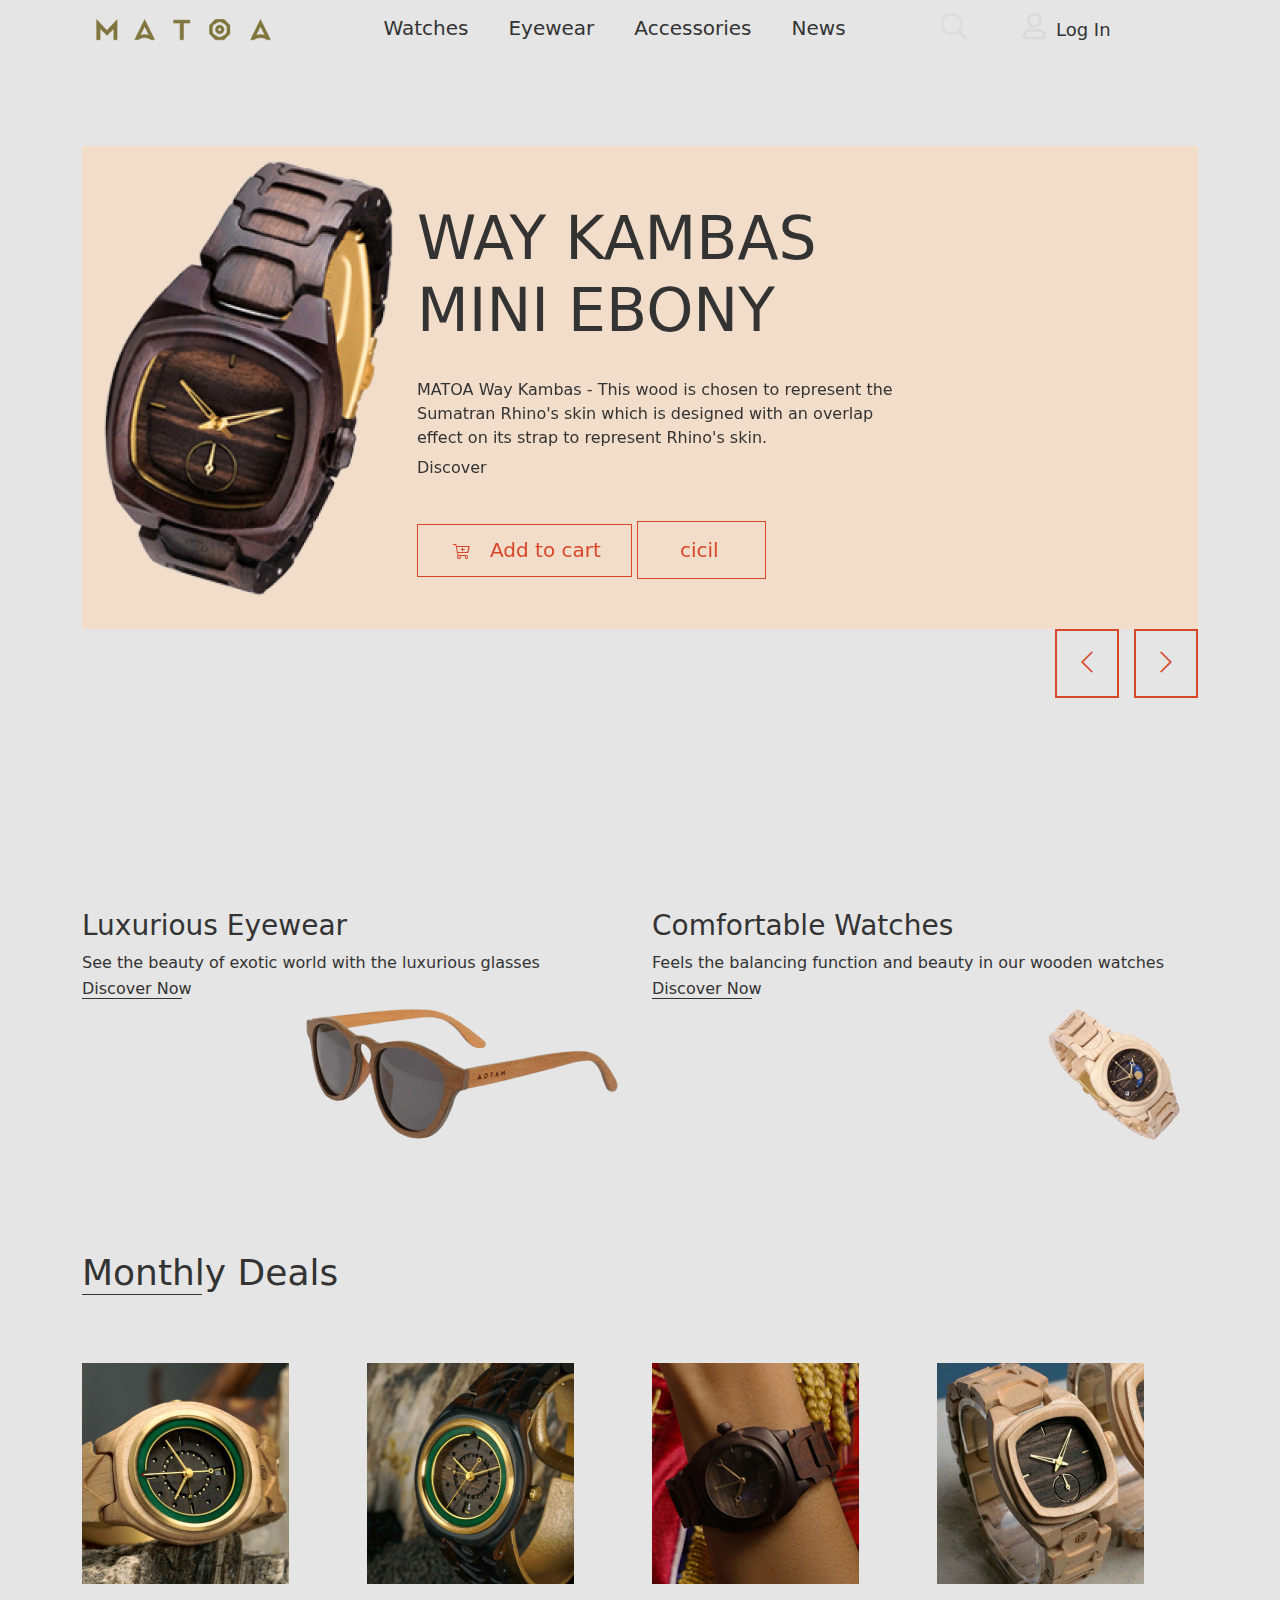
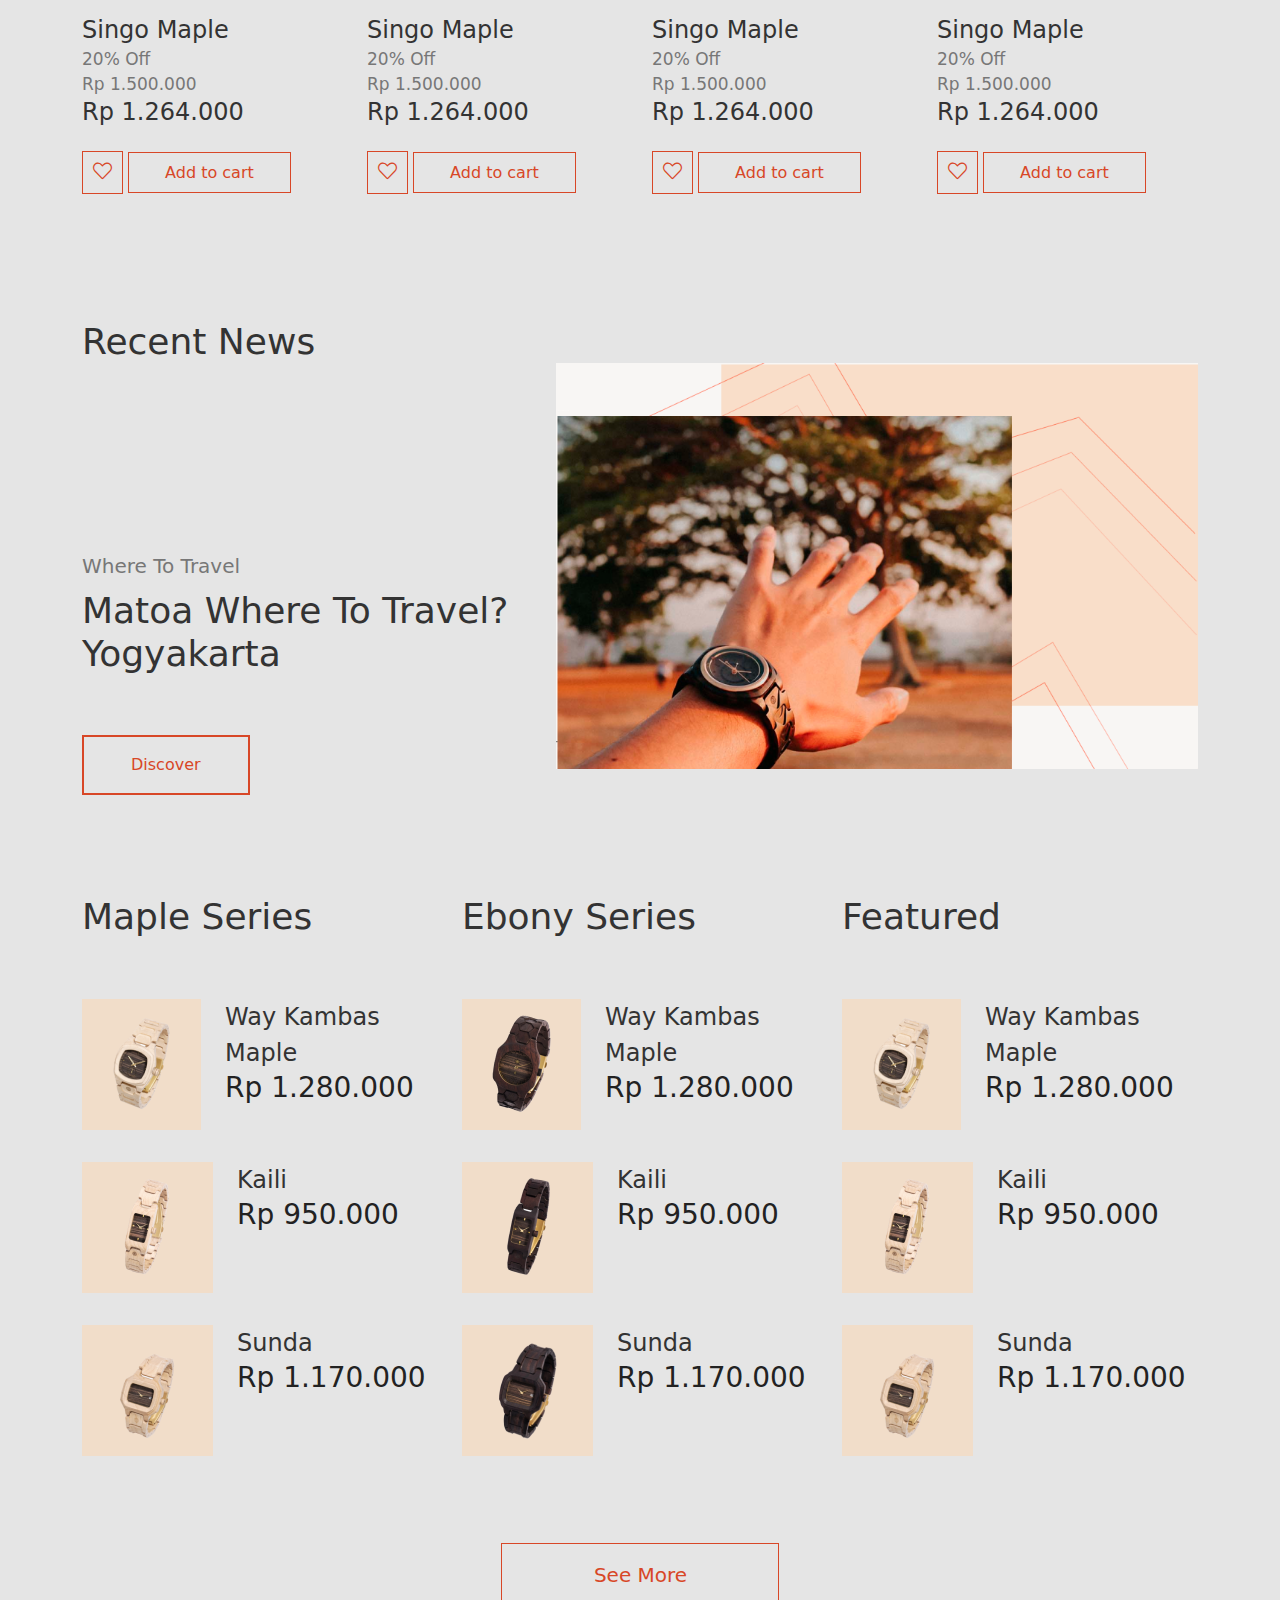
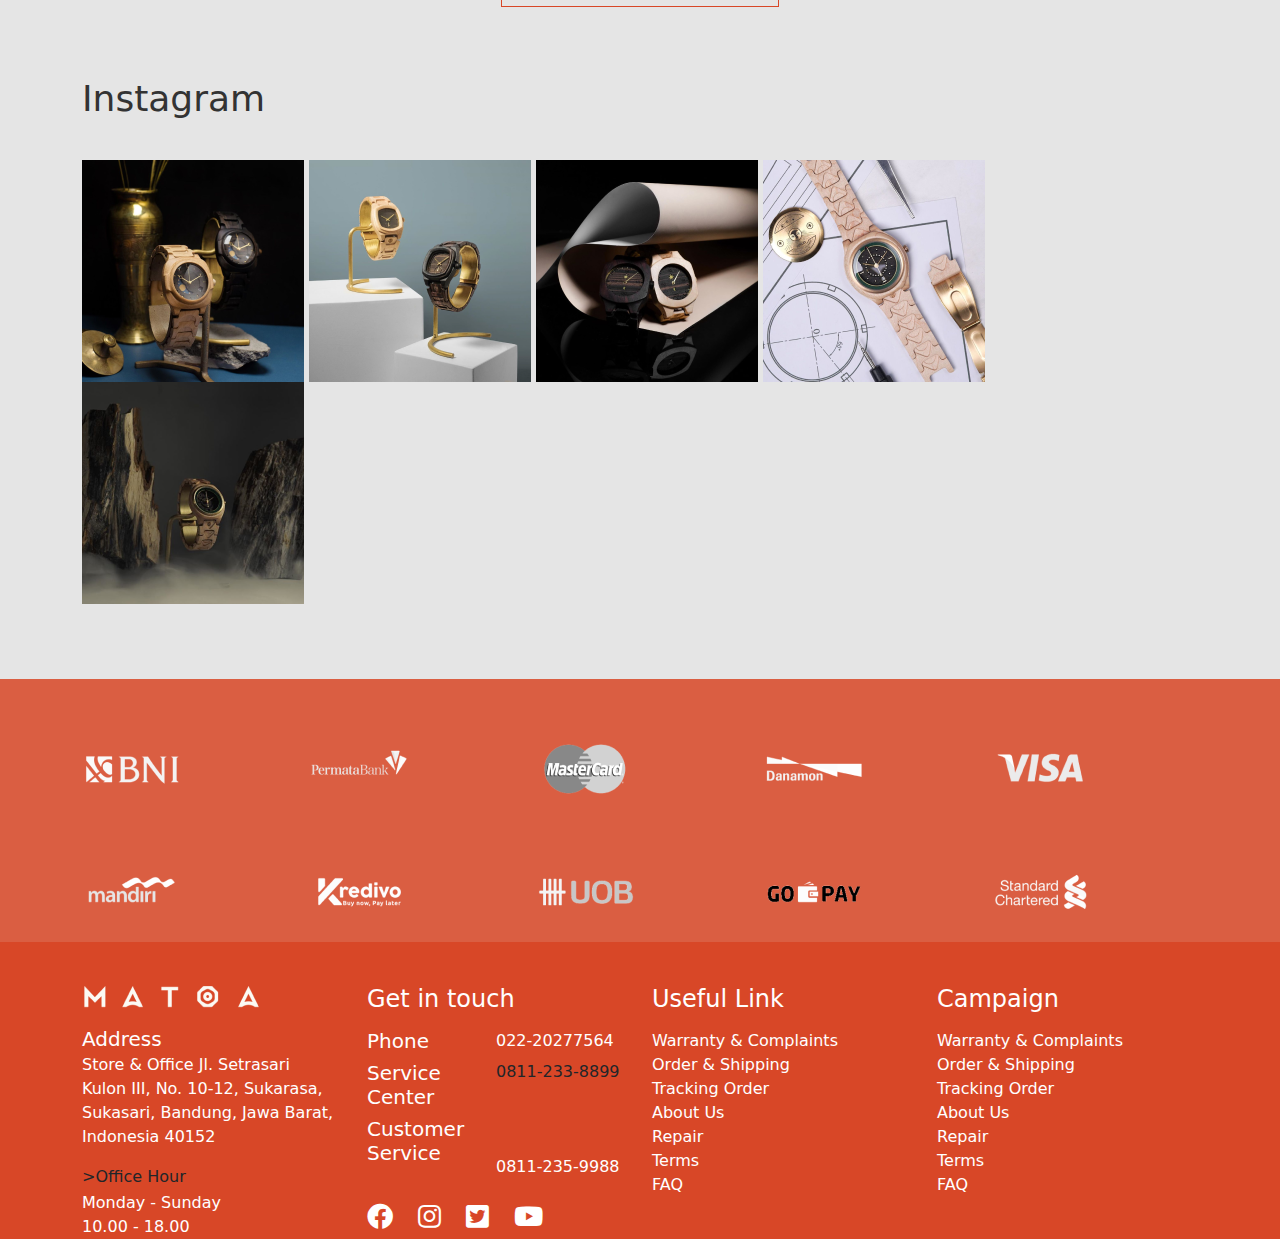
<file: index.html>
<!DOCTYPE html>
<html lang="en">
<head>
    <meta charset="UTF-8">
    <meta name="viewport" content="width=device-width, initial-scale=1.0">
    <meta http-equiv="X-UA-Compatible" content="ie=edge">
    <title>Document</title>
    <link rel="stylesheet" href="css/bootstrap.css">
    <link rel="stylesheet" href="css/style.css">
    <link rel="stylesheet" href="css/media.css">
    <link rel="stylesheet" href="css/all.min.css">
</head>
<body>
    
    <header class="header">
        <div class="container">
                <nav class="navbar navbar-expand-lg navbar-light ">
                        <div class="container-fluid">
                          <a class="navbar-brand" href="#"><img src="img/logo.png" alt=""></a>
                          <button class="navbar-toggler" type="button" data-bs-toggle="collapse" data-bs-target="#navbarSupportedContent" aria-controls="navbarSupportedContent" aria-expanded="false" aria-label="Toggle navigation">
                                <i class="fas fa-bars"></i>
                          </button>
                          <div class="collapse navbar-collapse header__icon-title" id="navbarSupportedContent">
                            <ul class="navbar-nav mb-2 mb-lg-0">
                              
                              <li class="nav-item">
                                <a class="header__nav-link" href="#">Watches</a>
                              </li>
                              <li class="nav-item">
                                    <a class="header__nav-link" href="#">Eyewear</a>
                                  </li>
                                  <li class="nav-item">
                                        <a class="header__nav-link" href="#">Accessories</a>
                                      </li>
                                      <li class="nav-item">
                                            <a class="header__nav-link" href="#">News</a>
                                          </li>
                                          
                             
                              
                            </ul>
                            <ul class="navbar-nav mb-2 mb-lg-0">
                               <li>
                                              <a class="header__icon-text" href=""><i class="fal fa-search header__icon-icon"></i></a>
                                          </li>
                                          <li>
                                              <a class="header__icon-text" href=""><i class="far fa-user header__icon"></i>Log In</a>
                                          </li> 
                            </ul>
                            
                          </div>
                        </div>
                      </nav>
        </div>
        
    </header>
    
    <section class="slider">
        <div class="container">
                <div id="carouselExampleControls" class="carousel slide" data-bs-ride="carousel">
                        <div class="carousel-inner">
                          <div class="carousel-item active">
                            <div class="row">
                              <div class="col-lg-3 col-md 3 col-sm-12 ">
                                <div class="slider__img-img">
                                     <img class="slider__img" src="img/watch1.png" class="d-block " alt="...">
                                </div>
                             
                                
                              </div>
                            
                              <div class="col-lg-9 col-md-9 col-sm-12 slider__col">
                              <div class="slider__text">
                               <h1 class="slider__text-text">WAY KAMBAS
                              MINI EBONY</h1>
                            <p class="slider__text-title">MATOA Way Kambas - This wood is chosen to represent the Sumatran Rhino's skin which is designed with an overlap effect on its strap to represent Rhino's skin.</p>
                            <h5 class="slider__title">Discover</h5>
                            <a class="slider__text-button" href="index2.html"><i class="fal fa-cart-plus slider__text-icon"></i>Add to cart</a>
                            <button class="slider__title-button">cicil</button>
                          </div>
                       </div>
                       
                       
                     </div>
                              
                          </div>
                          
                          
                          
                          
                          <div class="carousel-item">
                            <div class="row">
                              <div class="col-lg-3">
                                <div class="slider__img-img">
                                     <img class="slider__img" src="img/watch1.png" class="d-block " alt="...">
                                </div>
                             
                                
                              </div>
                            
                              <div class="col-lg-9 slider__col">
                              <div class="slider__text">
                               <h1 class="slider__text-text">WAY KAMBAS
                              MINI EBONY</h1>
                            <p class="slider__text-title">MATOA Way Kambas - This wood is chosen to represent the Sumatran Rhino's skin which is designed with an overlap effect on its strap to represent Rhino's skin.</p>
                            <h5 class="slider__title">Discover</h5>
                            <a class="slider__text-button" href="index2.html"><i class="fal fa-cart-plus slider__text-icon"></i>Add to cart</a>
                            <button class="slider__title-button">cicil</button>
                          </div>
                       </div>
                       
                       
                     </div>
                          </div>
                          <div class="carousel-item">
                              <div class="row">
                                  <div class="col-lg-3">
                                    <div class="slider__img-img">
                                         <img class="slider__img" src="img/watch1.png" class="d-block " alt="...">
                                    </div>
                                 
                                    
                                  </div>
                                
                                  <div class="col-lg-9 slider__col">
                                  <div class="slider__text">
                                   <h1 class="slider__text-text">WAY KAMBAS
                                  MINI EBONY</h1>
                                <p class="slider__text-title">MATOA Way Kambas - This wood is chosen to represent the Sumatran Rhino's skin which is designed with an overlap effect on its strap to represent Rhino's skin.</p>
                                <h5 class="slider__title">Discover</h5>
                                <a class="slider__text-button" href="index2.html"><i class="fal fa-cart-plus slider__text-icon"></i>Add to cart</a>
                                <button class="slider__title-button">cicil</button>
                              </div>
                           </div>
                           
                           
                         </div>
                          </div>
                        </div>
                       
                      </div>
                      
    
             <div class="slider__button">
                          <button class="carousel-control-button slider__button-button" type="button" data-bs-target="#carouselExampleControls" data-bs-slide="prev">
                            <i class="fal fa-chevron-left slider__button-icon"></i>
                          <span class="visually-hidden">Previous</span>
                        </button>
                        <button class="carousel-control-button slider__button-button1" type="button" data-bs-target="#carouselExampleControls" data-bs-slide="next">
                          <i class="fal fa-chevron-right slider__button-icon"></i>
                          <span class="visually-hidden">Next</span>
                        </button>

        </div>          
 </div>
                       

       
        
    </section>
    
    
    <section class="box">
      <div class="container">
        <div class="row">
          
             <div class="col-lg-6">
              <div class="box__section"> 
            <div class="box__text">
              <h1 class="box__text-title">Luxurious Eyewear</h1>
              <p class="box__title">See the beauty of exotic world with the luxurious glasses</p>
              
              <h5 class="box__title-text">Discover Now</h5>
              <div class="box__img">
                <img class="box__img-box" src="img/image 7.png" alt="">
              </div>
              
              
            </div>
          </div>
          
          </div>
          
          <div class="col-lg-6">
            <div class="box__section">
              
            
              <h1 class="box__text-title">Comfortable Watches</h1>
              <p class="box__title">Feels the balancing function and beauty in our wooden watches</p>
              <h5 class="box__title-text">Discover Now</h5>
              <div class="box__img">
                  <img class="box__img-box" src="img/image 8.png" alt="">
                </div>
          </div>
         
        </div>
        </div>
      </div>
    </section>
    
    
    <section class="section">
      <div class="container">
        <h1 class="section__text-title">Monthly Deals</h1>
        <div class="row">
          <div class="col-lg-3 col-md-6 col-sm-6 col-6">
            <div class="section__img">
               <img class="section__img-media" src="img/image 9.png" alt="">
            </div>
           
            <h3 class="section__text">Singo Maple</h3>
             <p class="section__title">20% Off</p>
             <p class="section__title">Rp 1.500.000</p>
            <h5 class="section__text-text">Rp 1.264.000</h5>
            <button class="section__button-icon"><i class="fal fa-heart section__icon"></i></button>
            <button class="section__button-text">Add to cart</button>
           
          </div>
          <div class="col-lg-3 col-md-6 col-sm-6 col-6">
            <div class="section__img">
              <img class="section__img-media"src="img/image 10.png" alt="">
            </div>
              
              <h3 class="section__text">Singo Maple</h3>
               <p class="section__title">20% Off</p>
               <p class="section__title">Rp 1.500.000</p>
              <h5 class="section__text-text">Rp 1.264.000</h5>
              <button class="section__button-icon"><i class="fal fa-heart section__icon"></i></button>
              <button class="section__button-text">Add to cart</button>
             
            </div>
            <div class="col-lg-3 col-md-6 col-sm-6 col-6">
              <div class="section__img">
                <img class="section__img-media" src="img/image 11.png" alt="">
              </div>
                
                <h3 class="section__text">Singo Maple</h3>
                 <p class="section__title">20% Off</p>
                 <p class="section__title">Rp 1.500.000</p>
                <h5 class="section__text-text">Rp 1.264.000</h5>
                <button class="section__button-icon"><i class="fal fa-heart section__icon"></i></button>
                <button class="section__button-text">Add to cart</button>
               
              </div>
              <div class="col-lg-3 col-md-6 col-sm-6 col-6">
                <div class="section__img">
                   <img class="section__img-media" src="img/image 12.png" alt="">
                </div>
                 
                  <h3 class="section__text">Singo Maple</h3>
                   <p class="section__title">20% Off</p>
                   <p class="section__title">Rp 1.500.000</p>
                  <h5 class="section__text-text">Rp 1.264.000</h5>
                  <button class="section__button-icon"><i class="fal fa-heart section__icon"></i></button>
                  <button class="section__button-text">Add to cart</button>
                 
                </div>
        </div>
        
    
        
      </div>
    </section>
    
    <section class="hand">
      <div class="hand__img-box">
        <div class="container">
          <h1 class="hand__text-text">Recent News</h1>
          <div class="hand__first">
            
            <div class="hand__img-style">
                <div class="hand__text">
             <p class="hand__title">Where To Travel</p>
             <h2 class="hand__text-title">Matoa Where To Travel? Yogyakarta</h2>
             <button class="hand__button">Discover</button>
             </div>
                
           
             <div class="dfshgsdhj">
                <img class="hand__img" src="img/Слой 1.png" alt="">
             </div>
               
             </div>
          </div>
         
        </div>
      </div>
    </section>
    
    
    <section class="watch">
      <div class="container">
        <div class="row">
           <div class="col-lg-4 col-md-6 col-sm-12">
            <h1 class="watch__title-box">Maple Series</h1>
              <div class="col-lg-12">
                  <div class="watch__img-box">
                    <div class="watch__img">
                      <img class="watch__img-boost" src="img/image 15.png" alt="">
                    </div>
                    <div class="watch__text-box">
                      <p class="watch__title-text">Way Kambas Maple</p>
                      <h5 class="watch__title-title">Rp 1.280.000</h5>
                    </div>
                  </div>
              </div>
              <div class="col-lg-12">
                <div class="watch__img-box">
                  <div class="watch__img">
                    <img class="watch__img-boost" src="img/image 14.png" alt="">
                  </div>
                  <div class="watch__text-box">
                    <p class="watch__title-text">Kaili</p>
                    <h5 class="watch__title-title">Rp 950.000</h5>
                  </div>
                </div>
            </div>
            <div class="col-lg-12">
              <div class="watch__img-box">
                <div class="watch__img">
                  <img class="watch__img-boost" src="img/image 16.png" alt="">
                </div>
                <div class="watch__text-box">
                  <p class="watch__title-text">Sunda</p>
                  <h5 class="watch__title-title">Rp 1.170.000</h5>
                </div>
              </div>
          </div>
            </div>
            <div class="col-lg-4 col-md-6 col-sm-12">
                <h1 class="watch__title-box">Ebony Series</h1>
                  <div class="col-lg-12">
                      <div class="watch__img-box">
                        <div class="watch__img">
                          <img class="watch__img-boost" src="img/16.png" alt="">
                        </div>
                        <div class="watch__text-box">
                          <p class="watch__title-text">Way Kambas Maple</p>
                          <h5 class="watch__title-title">Rp 1.280.000</h5>
                        </div>
                      </div>
                  </div>
                  <div class="col-lg-12">
                    <div class="watch__img-box">
                      <div class="watch__img">
                        <img class="watch__img-boost" src="img/image 20.png" alt="">
                      </div>
                      <div class="watch__text-box">
                        <p class="watch__title-text">Kaili</p>
                        <h5 class="watch__title-title">Rp 950.000</h5>
                      </div>
                    </div>
                </div>
                <div class="col-lg-12">
                  <div class="watch__img-box">
                    <div class="watch__img">
                      <img class="watch__img-boost" src="img/image 23.png" alt="">
                    </div>
                    <div class="watch__text-box">
                      <p class="watch__title-text">Sunda</p>
                      <h5 class="watch__title-title">Rp 1.170.000</h5>
                    </div>
                  </div>
              </div>
                </div>
                <div class="col-lg-4 col-md-12 col-sm-12">
                    <h1 class="watch__title-box">Featured</h1>
                      <div class="col-lg-12">
                          <div class="watch__img-box">
                            <div class="watch__img">
                              <img class="watch__img-boost" src="img/image 15.png" alt="">
                            </div>
                            <div class="watch__text-box">
                              <p class="watch__title-text">Way Kambas Maple</p>
                              <h5 class="watch__title-title">Rp 1.280.000</h5>
                            </div>
                          </div>
                      </div>
                      <div class="col-lg-12">
                        <div class="watch__img-box">
                          <div class="watch__img">
                            <img class="watch__img-boost" src="img/image 14.png" alt="">
                          </div>
                          <div class="watch__text-box">
                            <p class="watch__title-text">Kaili</p>
                            <h5 class="watch__title-title">Rp 950.000</h5>
                          </div>
                        </div>
                    </div>
                    <div class="col-lg-12">
                      <div class="watch__img-box">
                        <div class="watch__img">
                          <img class="watch__img-boost" src="img/image 16.png" alt="">
                        </div>
                        <div class="watch__text-box">
                          <p class="watch__title-text">Sunda</p>
                          <h5 class="watch__title-title">Rp 1.170.000</h5>
                        </div>
                      </div>
                  </div>
                    </div>
                  </div> 
                  <div class="watch__button-box">
                    <button class="watch__button">See More</button>
                  </div>
       
      </div>
      
    </section>
    
    
    <section class="insta">
      <div class="container">
        <h1 class="insta__text">Instagram</h1>
        <!-- <div class="insta__img"> -->
          <img class="insta__box" src="img/Rectangle 38.png" alt="">
          <img class="insta__box" src="img/Rectangle 39.png" alt="">
          <img class="insta__box" src="img/Rectangle 40.png" alt="">
          <img class="insta__box" src="img/Rectangle 41.png" alt="">
          <img class="insta__box" src="img/Rectangle 42.png" alt="">
        <!-- </div> -->
      </div>
    </section>
    
    
    <footer class="bank">
      <div class="container">
        <div class="bank__img">
          <img class="band__img-col" src="img/image 25.png" alt="">
        <img class="band__img-col" src="img/image 26.png" alt="">
        <img class="band__img-col" src="img/image 27.png" alt="">
        <img class="band__img-col" src="img/image 28.png" alt="">
        <img class="band__img-col" src="img/image 29.png" alt="">
        </div>
        <div class="bank__img-box">
        <img class="band__img-col" src="img/image 32.png" alt="">
        <img class="band__img-col" src="img/image 33.png" alt="">
        <img class="band__img-col" src="img/image 34.png" alt="">
        <img class="band__img-col" src="img/image 35.png" alt="">
        <img class="band__img-col"src="img/image 36.png" alt="">
        </div>
       
      </div>
    </footer>
    
    <footer class="contact">
      <div class="container">
        <div class="row">
            <div class="col-lg-3 col-md-6 col-sm-6">
                <div class="col-lg-12">
                  <img src="img/logo2.png" alt="">
                  <h3 class="contact__text-text">Address</h3>
                  <p class="contact__title-title">Store & Office
                      Jl. Setrasari Kulon III, No. 10-12, Sukarasa, Sukasari, Bandung, Jawa Barat, Indonesia 40152</p>
                  <h2 class="contact__text-title"></h2>>Office Hour</h2>
                  <p class="contact__title-text">Monday - Sunday   10.00 - 18.00</p>
                </div>
              </div>
              <div class="col-lg-3 col-md-6 col-sm-6">
                  <div class="col-lg-12">
                   <h1 class="contact__text-block">Get in touch</h1>
                   <div class="contact__block">
                     <div class="contact__text-box">
                       <h3 class="contact__box-text">Phone</h3>
                       <h3 class="contact__box-text">Service Center</h3>
                       <h3 class="contact__box-text">Customer Service</h3>
                          </div>
                          <div class="contact__number-box">
                            <p class="contact__number">022-20277564</p>
                            <p class="contact__number1">0811-233-8899</p>
                            <p class="contact__number">0811-235-9988</p>
                          </div>
                        </div>
                            <div class="contact__icon-box">
                                <i class="fab fa-facebook contact__icon"></i>
                                <i class="fab fa-instagram contact__icon"></i>
                                <i class="fab fa-twitter-square contact__icon"></i>
                                <i class="fab fa-youtube contact__icon"></i>
                            </div>
                  </div>
                </div>
                <div class="col-lg-3 col-md-6 col-sm-6">
                    <div class="col-lg-12">
                     <h1 class="contact__text-block">Useful Link</h1>
                  <ul class="contact__block-li">
                    <li><a class="contact__number" href="">Warranty & Complaints</a></li>
                    <li><a class="contact__number" href="">Order & Shipping</a></li>
                    <li><a class="contact__number" href="">Tracking Order</a></li>
                    <li><a class="contact__number" href="">About Us</a></li>
                    <li><a class="contact__number" href="">Repair</a></li>
                    <li><a class="contact__number" href="">Terms</a></li>
                    <li><a class="contact__number" href="">FAQ</a></li>
                    
                  </ul>
                    </div>
                  </div>
                  <div class="col-lg-3 col-md-6 col-sm-6">
                      <div class="col-lg-12">
                       <h1 class="contact__text-block">Campaign</h1>
                    <ul class="contact__block-li">
                      <li><a class="contact__number" href="">Warranty & Complaints</a></li>
                      <li><a class="contact__number" href="">Order & Shipping</a></li>
                      <li><a class="contact__number" href="">Tracking Order</a></li>
                      <li><a class="contact__number" href="">About Us</a></li>
                      <li><a class="contact__number" href="">Repair</a></li>
                      <li><a class="contact__number" href="">Terms</a></li>
                      <li><a class="contact__number" href="">FAQ</a></li>
                      
                    </ul>
                      </div>
                    </div>
        </div>
          
      </div>
      
    </footer>
    
    
    
    <script src="js/bootstrap.js"></script>
</body>
</html>
</file>
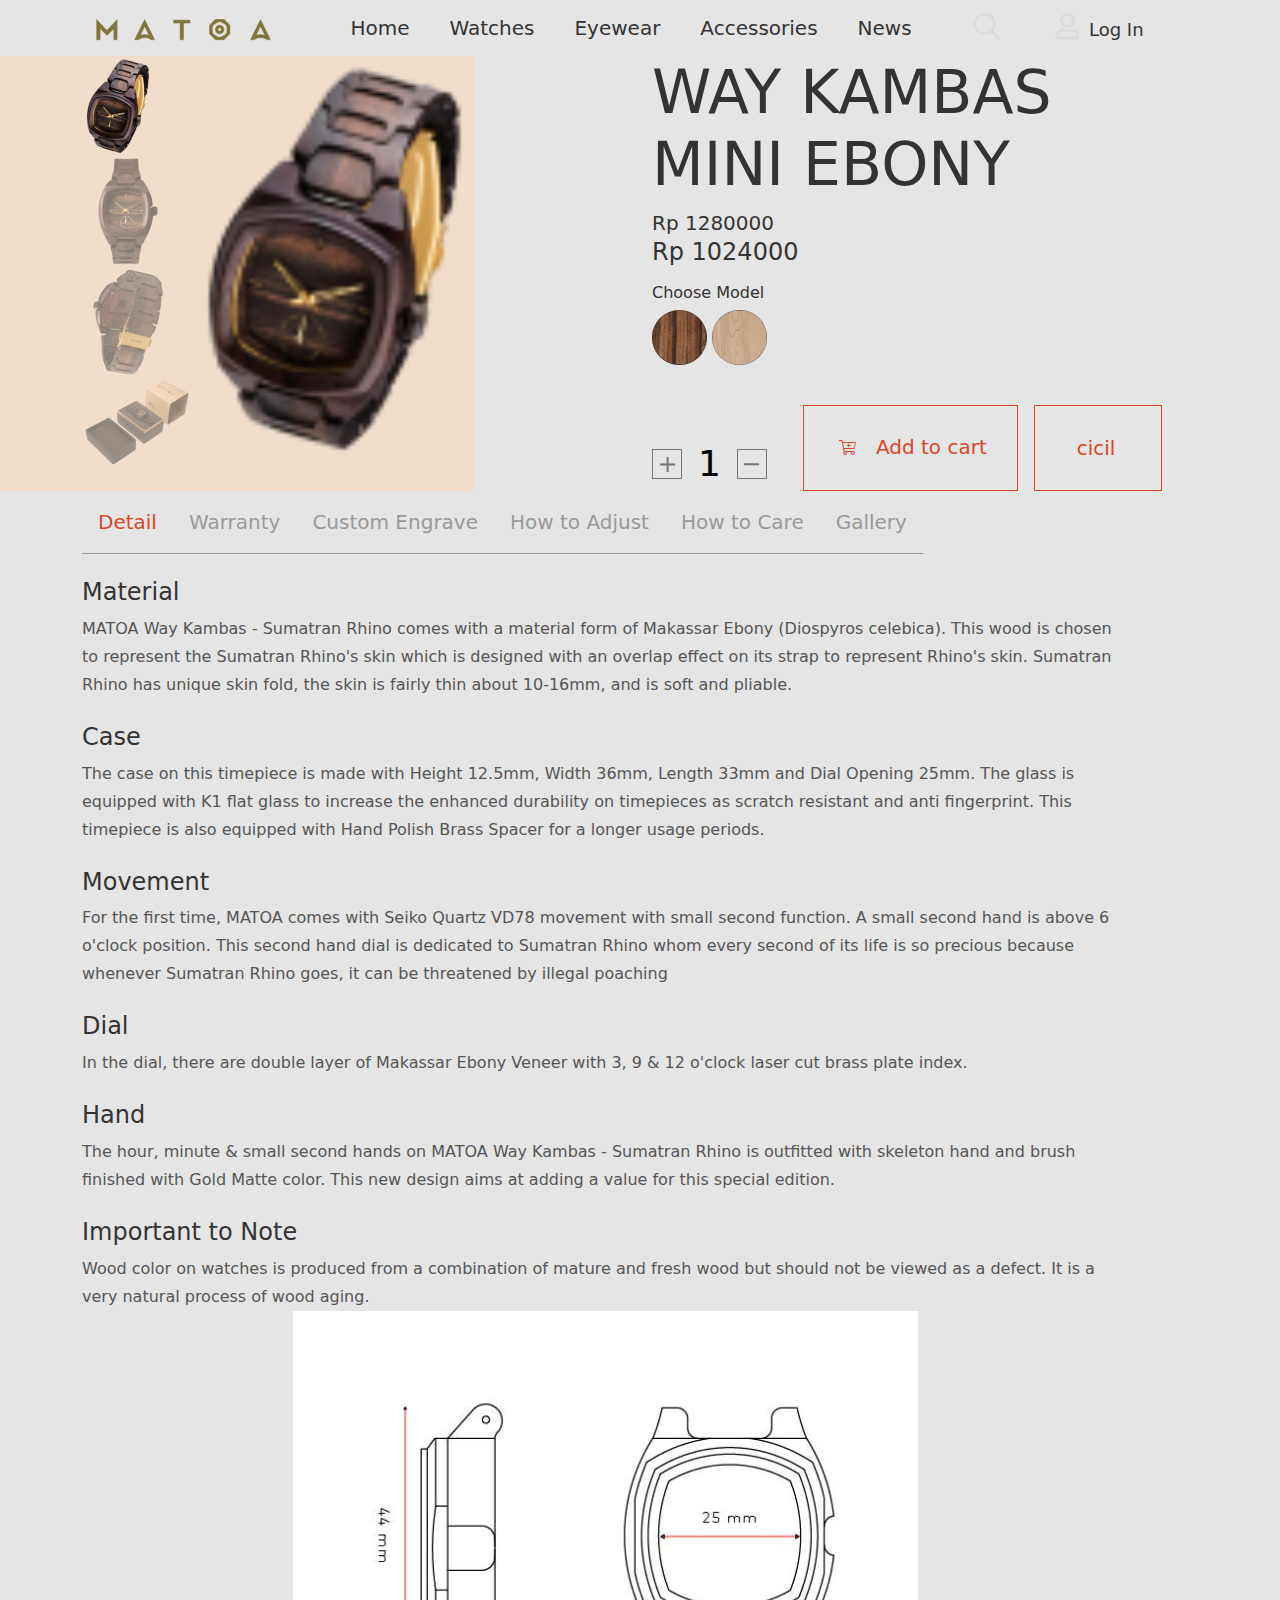
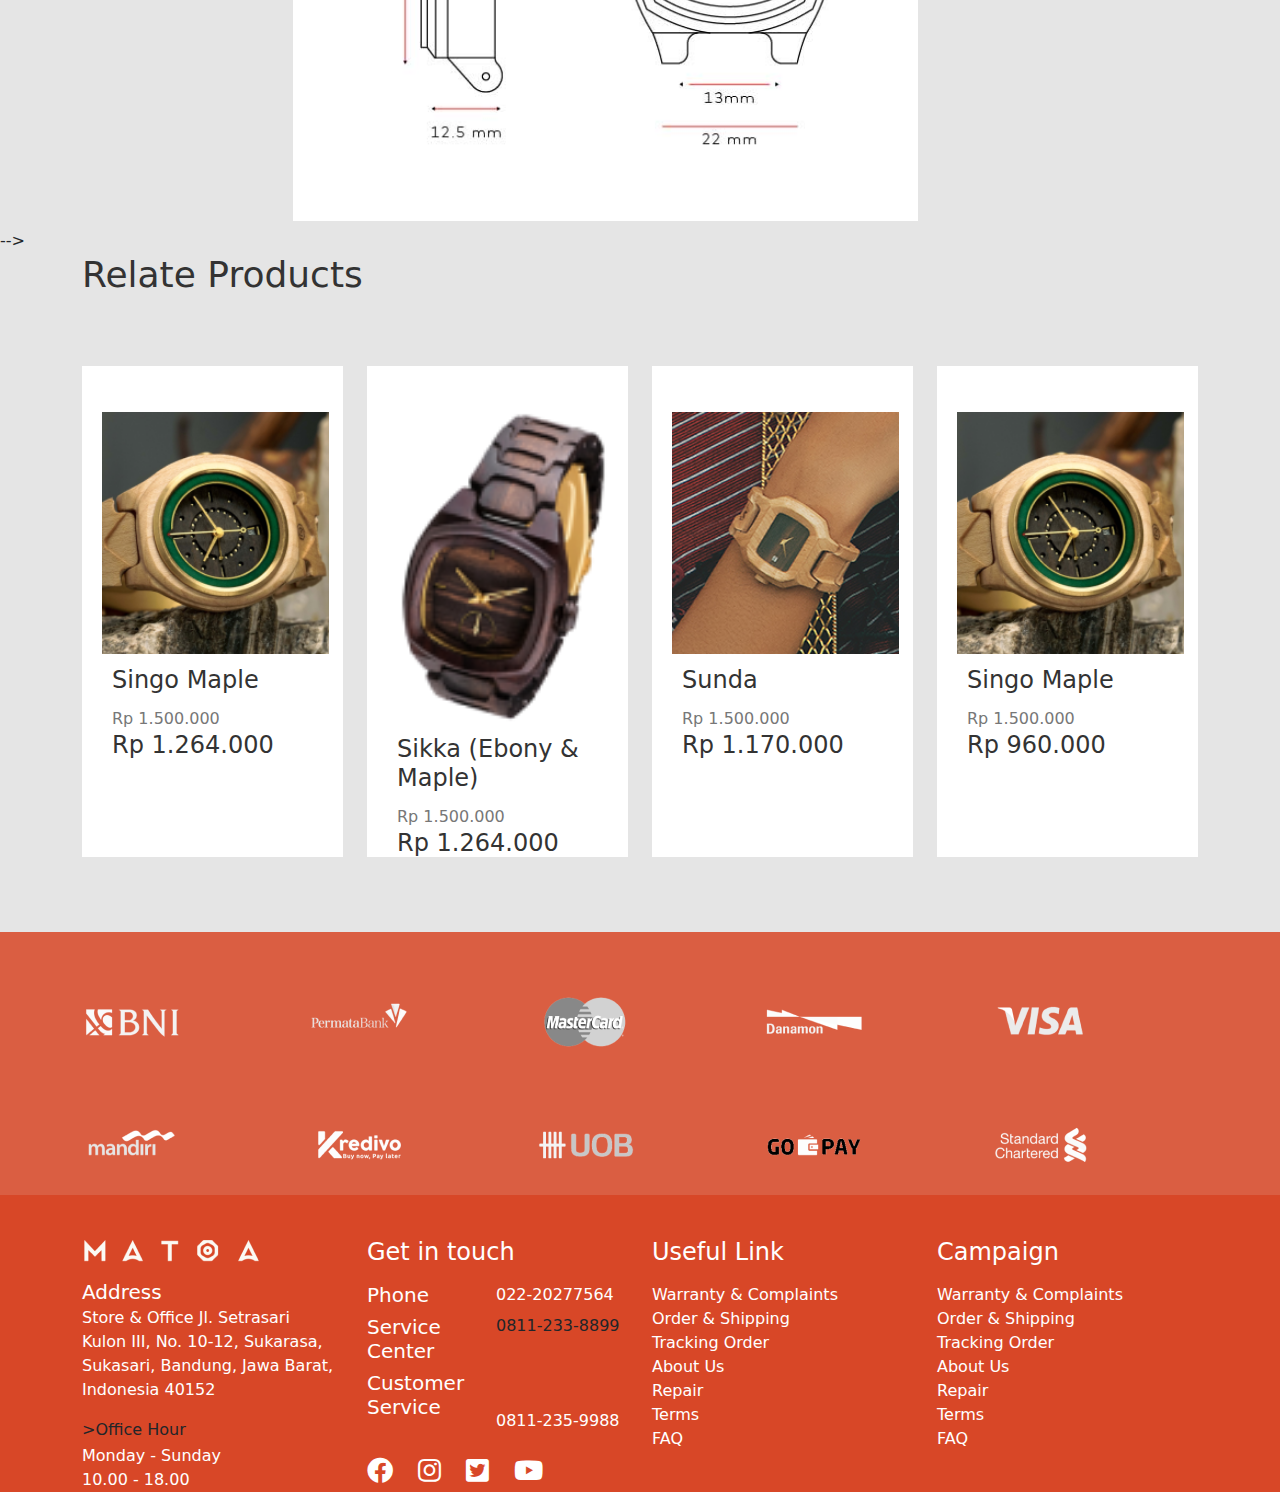
<file: index2.html>
<!DOCTYPE html>
<html lang="en">

<head>
  <meta charset="UTF-8">
  <meta name="viewport" content="width=device-width, initial-scale=1.0">
  <meta http-equiv="X-UA-Compatible" content="ie=edge">
  <title>Document</title>
  <link rel="stylesheet" href="css/bootstrap.css">
  <link rel="stylesheet" href="css/style2.css">
  <link rel="stylesheet" href="css/media2.css">
  <link rel="stylesheet" href="css/all.min.css">
</head>

<body>
  <header class="header">
    <div class="container">
      <nav class="navbar navbar-expand-lg navbar-light ">
        <div class="container-fluid">
          <a class="navbar-brand" href="#"><img src="img/logo.png" alt=""></a>
          <button class="navbar-toggler" type="button" data-bs-toggle="collapse"
            data-bs-target="#navbarSupportedContent" aria-controls="navbarSupportedContent" aria-expanded="false"
            aria-label="Toggle navigation">
            <i class="fas fa-bars"></i>
          </button>
          <div class="collapse navbar-collapse header__icon-title" id="navbarSupportedContent">
            <ul class="navbar-nav mb-2 mb-lg-0">
              <li class="nav-item">
                <a class="header__nav-link" href="index.html">Home</a>
              </li>



              <li class="nav-item">
                <a class="header__nav-link" href="#">Watches</a>
              </li>
              <li class="nav-item">
                <a class="header__nav-link" href="#">Eyewear</a>
              </li>
              <li class="nav-item">
                <a class="header__nav-link" href="#">Accessories</a>
              </li>
              <li class="nav-item">
                <a class="header__nav-link" href="#">News</a>
              </li>



            </ul>
            <ul class="navbar-nav mb-2 mb-lg-0">
              <li>
                <a class="header__icon-text" href=""><i class="fal fa-search header__icon-icon"></i></a>
              </li>
              <li>
                <a class="header__icon-text" href=""><i class="far fa-user header__icon"></i>Log In</a>
              </li>
            </ul>

          </div>
        </div>
      </nav>
    </div>

  </header>

  <section class="slider">
    <div class="container">
      <div class="row">
   
        <div class="col-lg-6 col-md-6 col-sm-6 col-6">

          <div class="slider__img-block">
            <div class="slider__checkbox">

              <a class="slider__img" href="img/image 37.png"> <img   src="img/image 37.png" alt=""></a>
              <a class="slider__img" href="img/image-removebg-preview 1.png"> <img src="img/image-removebg-preview 1.png" alt=""></a>
              <a class="slider__img" href="img/image-removebg-preview1 1.png"> <img src="img/image-removebg-preview1 1.png" alt=""></a>
              <a class="slider__img" href="img/image-removebg-preview2 1.png"> <img src="img/image-removebg-preview2 1.png" alt=""></a>

            </div>

            <div class="big-img">
              <img src="img/image 37.png" alt="">
            </div>
          </div>
        </div> 
        

        <div class="col-lg-6 col-md-6 col-sm-6 col-6 slider__col">
          <div class="slider__text">
            <h1 class="slider__text-text">WAY KAMBAS
              MINI EBONY</h1>
            <p class="slider__title">Rp 1280000</p>
            <h5 class="slider__text-title">Rp <span>1024000</span></h5>
            <h5 class="slider__title-title">Choose Model</h5>
            <div class="slider__img-con">
              <img class="slider__img" src="img/image 38.png" alt="">
              <img class="slider__img" src="img/image 39.png" alt="">
            </div>




            <div class="slider__button-box">
              <div class="plusMinus">

                <button class="plusMinus__button plus"><i class="fal fa-plus "></i></button>
                <p class="plusMinus__text-title">1</p>

                <button class="plusMinus__button minus"><i class="fal fa-minus"></i></button>
              </div>
              <a class="slider__text-button" href="#"><i class="fal fa-cart-plus slider__text-icon"></i>Add to cart</a>
              <button class="slider__title-button">cicil</button>
            </div>



          </div>
        </div>
      </div>
    </div>

    <section class="price">

      <div class="receipt">
        <div class="receipt__window">
          <div class="container">
            <div class="price__normal">
              <div class="receiptup">
                <div class="price__img-box">
                  <img class="price__img" src="img/image 41.png" alt="">

                </div>
                <div class="price__text">
                  <h3 class="receipt__text-text">Way Kambas Mini Ebony</h3>
                  <p class="receipt__title-title">Rp 1280000</p>
                  <h3 class="receipt__text-title">Rp 1024000</h3>
                  <h5 class="receipt__title-text">Custom Engrave</h5>
                  <h5 class="receipt__title">“Happy | Birthday | from”</h5>
                </div>





              </div>
              <div class="receiptdown">
                <h1 class="price__title">Select Packaging</h1>
                <select class="price__status" name="" id="">
                  <option class="price__out" value="">Wooden Packaging (Rp 50.000)</option>
                  <option class="price__out" value="">Wooden Packaging (Rp 50.000)</option>
                  <option class="price__out" value="">Wooden Packaging (Rp 50.000)</option>
                  <option class="price__out" value="">Wooden Packaging (Rp 50.000)</option>
                </select>
                <div class="plusMinus">

                  <button class="plusMinus__button plus1"><i class="fal fa-plus "></i></button>
                  <p class="price__text-title">1</p>

                  <button class="plusMinus__button minus1"><i class="fal fa-minus"></i></button>
                  <div class="price__check">
                    <p class="price__title-title chech__price">Rp <span>1024000</span> </span>
                      <button class="price__button"><i class="far fa-trash-alt"></i></button>
                  </div>
                </div>
              </div>
            </div>

            <div class="price__normal-col">
              <div class="receiptup">
                <div class="price__img-box">
                  <img class="price__img" src="img/image 17.png" alt="">

                </div>
                <div class="price__text">
                  <h3 class="receipt__text-text">Sikka (Ebony & Maple)</h3>
                  <p class="receipt__title-title">Rp 1280000</p>

                </div>





              </div>
              <div class="receiptdown">
                <h1 class="price__title">Select Packaging</h1>
                <select class="price__status" name="" id="">
                  <option class="price__out" value="">Wooden Packaging (Rp 50.000)</option>
                  <option class="price__out" value="">Wooden Packaging (Rp 50.000)</option>
                  <option class="price__out" value="">Wooden Packaging (Rp 50.000)</option>
                  <option class="price__out" value="">Wooden Packaging (Rp 50.000)</option>
                </select>
                <div class="plusMinus">

                  <button class="plusMinus__button plus2"><i class="fal fa-plus "></i></button>
                  <p class="price__text-title2">1</p>

                  <button class="plusMinus__button minus2"><i class="fal fa-minus"></i></button>
                  <div class="price__check">
                    <p class="price__title-title chech__price2">Rp <span>1280000</span>
                      <button class="price__button"><i class="far fa-trash-alt"></i></button>
                  </div>
                </div>
              </div>
            </div>

            <div class="receipt__window-out"></div>

            <button class="receipt__window-btn">Checkout</button>


          </div>
        </div>




      </div>

    </section>




  </section>





  <section class="navbar"> 
    <div class="container">
      <ul class="nav nav-pills " id="pills-tab" role="tablist">
        <li class="nav-item" role="presentation">
          <button class="nav-link active" id="pills-home-tab" data-bs-toggle="pill" data-bs-target="#pills-home"
            type="button" role="tab" aria-controls="pills-home" aria-selected="true">Detail</button>
        </li>
        <li class="nav-item" role="presentation">
          <button class="nav-link" id="pills-profile-tab" data-bs-toggle="pill" data-bs-target="#pills-profile"
            type="button" role="tab" aria-controls="pills-profile" aria-selected="false">Warranty</button>
        </li>
        <li class="nav-item" role="presentation">
          <button class="nav-link" id="pills-contact-tab" data-bs-toggle="pill" data-bs-target="#pills-contact"
            type="button" role="tab" aria-controls="pills-contact" aria-selected="false">Custom Engrave</button>
        </li>
        <li class="nav-item" role="presentation">
          <button class="nav-link" id="pills-read-tab" data-bs-toggle="pill" data-bs-target="#pills-read" type="button"
            role="tab" aria-controls="pills-read" aria-selected="false">How to Adjust</button>
        </li>
        <li class="nav-item" role="presentation">
          <button class="nav-link" id="pills-number-tab" data-bs-toggle="pill" data-bs-target="#pills-number"
            type="button" role="tab" aria-controls="pills-number" aria-selected="false">How to Care</button>
        </li>
        <li class="nav-item" role="presentation">
          <button class="nav-link" id="pills-section-tab" data-bs-toggle="pill" data-bs-target="#pills-section"
            type="button" role="tab" aria-controls="pills-section" aria-selected="false">Gallery</button>
        </li>
      </ul>
      <div class="tab-content" id="pills-tabContent">
        <div class="tab-pane fade show active" id="pills-home" role="tabpanel" aria-labelledby="pills-home-tab">
          <h1 class="navbar__text-text">Material</h1>
          <p class="navbar__title-title">MATOA Way Kambas - Sumatran Rhino comes with a material form of Makassar Ebony
            (Diospyros celebica). This wood is chosen to represent the Sumatran Rhino's skin which is designed with an
            overlap effect on its strap to represent Rhino's skin. Sumatran Rhino has unique skin fold, the skin is
            fairly thin about 10-16mm, and is soft and pliable.</p>
          <h1 class="navbar__text-text">Case</h1>
          <p class="navbar__title-title">The case on this timepiece is made with Height 12.5mm, Width 36mm, Length 33mm
            and Dial Opening 25mm. The glass is equipped with K1 flat glass to increase the enhanced durability on
            timepieces as scratch resistant and anti fingerprint. This timepiece is also equipped with Hand Polish Brass
            Spacer for a longer usage periods.</p>
          <h1 class="navbar__text-text">Movement</h1>
          <p class="navbar__title-title">For the first time, MATOA comes with Seiko Quartz VD78 movement with small
            second function. A small second hand is above 6 o'clock position. This second hand dial is dedicated to
            Sumatran Rhino whom every second of its life is so precious because whenever Sumatran Rhino goes, it can be
            threatened by illegal poaching</p>
          <h1 class="navbar__text-text">Dial</h1>
          <p class="navbar__title-title">In the dial, there are double layer of Makassar Ebony Veneer with 3, 9 & 12
            o'clock laser cut brass plate index.</p>
          <h1 class="navbar__text-text">Hand</h1>
          <p class="navbar__title-title">The hour, minute & small second hands on MATOA Way Kambas - Sumatran Rhino is
            outfitted with skeleton hand and brush finished with Gold Matte color. This new design aims at adding a
            value for this special edition.</p>
          <h1 class="navbar__text-text">Important to Note</h1>
          <p class="navbar__title-title">Wood color on watches is produced from a combination of mature and fresh wood
            but should not be viewed as a defect. It is a very natural process of wood aging.</p>
          <div class="navbar__img-box">
            <img class="navbar__img" src="img/image 40.png" alt="">
          </div>

        </div>
        <div class="tab-pane fade" id="pills-profile" role="tabpanel" aria-labelledby="pills-profile-tab">
          <h1 class="navbar__text-text">Material</h1>
          <p class="navbar__title-title">MATOA Way Kambas - Sumatran Rhino comes with a material form of Makassar Ebony
            (Diospyros celebica). This wood is chosen to represent the Sumatran Rhino's skin which is designed with an
            overlap effect on its strap to represent Rhino's skin. Sumatran Rhino has unique skin fold, the skin is
            fairly thin about 10-16mm, and is soft and pliable.</p>
          <h1 class="navbar__text-text">Case</h1>
          <p class="navbar__title-title">The case on this timepiece is made with Height 12.5mm, Width 36mm, Length 33mm
            and Dial Opening 25mm. The glass is equipped with K1 flat glass to increase the enhanced durability on
            timepieces as scratch resistant and anti fingerprint. This timepiece is also equipped with Hand Polish Brass
            Spacer for a longer usage periods.</p>
          <h1 class="navbar__text-text">Movement</h1>
          <p class="navbar__title-title">For the first time, MATOA comes with Seiko Quartz VD78 movement with small
            second function. A small second hand is above 6 o'clock position. This second hand dial is dedicated to
            Sumatran Rhino whom every second of its life is so precious because whenever Sumatran Rhino goes, it can be
            threatened by illegal poaching</p>
          <h1 class="navbar__text-text">Dial</h1>
          <p class="navbar__title-title">In the dial, there are double layer of Makassar Ebony Veneer with 3, 9 & 12
            o'clock laser cut brass plate index.</p>
          <h1 class="navbar__text-text">Hand</h1>
          <p class="navbar__title-title">The hour, minute & small second hands on MATOA Way Kambas - Sumatran Rhino is
            outfitted with skeleton hand and brush finished with Gold Matte color. This new design aims at adding a
            value for this special edition.</p>
          <h1 class="navbar__text-text">Important to Note</h1>
          <p class="navbar__title-title">Wood color on watches is produced from a combination of mature and fresh wood
            but should not be viewed as a defect. It is a very natural process of wood aging.</p>
          <div class="navbar__img-box">
            <img class="navbar__img" src="img/image 40.png" alt="">
          </div>
        </div>
        <div class="tab-pane fade" id="pills-contact" role="tabpanel" aria-labelledby="pills-contact-tab">
          <h1 class="navbar__text-text">Material</h1>
          <p class="navbar__title-title">MATOA Way Kambas - Sumatran Rhino comes with a material form of Makassar Ebony
            (Diospyros celebica). This wood is chosen to represent the Sumatran Rhino's skin which is designed with an
            overlap effect on its strap to represent Rhino's skin. Sumatran Rhino has unique skin fold, the skin is
            fairly thin about 10-16mm, and is soft and pliable.</p>
          <h1 class="navbar__text-text">Case</h1>
          <p class="navbar__title-title">The case on this timepiece is made with Height 12.5mm, Width 36mm, Length 33mm
            and Dial Opening 25mm. The glass is equipped with K1 flat glass to increase the enhanced durability on
            timepieces as scratch resistant and anti fingerprint. This timepiece is also equipped with Hand Polish Brass
            Spacer for a longer usage periods.</p>
          <h1 class="navbar__text-text">Movement</h1>
          <p class="navbar__title-title">For the first time, MATOA comes with Seiko Quartz VD78 movement with small
            second function. A small second hand is above 6 o'clock position. This second hand dial is dedicated to
            Sumatran Rhino whom every second of its life is so precious because whenever Sumatran Rhino goes, it can be
            threatened by illegal poaching</p>
          <h1 class="navbar__text-text">Dial</h1>
          <p class="navbar__title-title">In the dial, there are double layer of Makassar Ebony Veneer with 3, 9 & 12
            o'clock laser cut brass plate index.</p>
          <h1 class="navbar__text-text">Hand</h1>
          <p class="navbar__title-title">The hour, minute & small second hands on MATOA Way Kambas - Sumatran Rhino is
            outfitted with skeleton hand and brush finished with Gold Matte color. This new design aims at adding a
            value for this special edition.</p>
          <h1 class="navbar__text-text">Important to Note</h1>
          <p class="navbar__title-title">Wood color on watches is produced from a combination of mature and fresh wood
            but should not be viewed as a defect. It is a very natural process of wood aging.</p>
          <div class="navbar__img-box">
            <img class="navbar__img" src="img/image 40.png" alt="">
          </div>

        </div>
        <div class="tab-pane fade" id="pills-read" role="tabpanel" aria-labelledby="pills-read-tab">
          <h1 class="navbar__text-text">Material</h1>
          <p class="navbar__title-title">MATOA Way Kambas - Sumatran Rhino comes with a material form of Makassar Ebony
            (Diospyros celebica). This wood is chosen to represent the Sumatran Rhino's skin which is designed with an
            overlap effect on its strap to represent Rhino's skin. Sumatran Rhino has unique skin fold, the skin is
            fairly thin about 10-16mm, and is soft and pliable.</p>
          <h1 class="navbar__text-text">Case</h1>
          <p class="navbar__title-title">The case on this timepiece is made with Height 12.5mm, Width 36mm, Length 33mm
            and Dial Opening 25mm. The glass is equipped with K1 flat glass to increase the enhanced durability on
            timepieces as scratch resistant and anti fingerprint. This timepiece is also equipped with Hand Polish Brass
            Spacer for a longer usage periods.</p>
          <h1 class="navbar__text-text">Movement</h1>
          <p class="navbar__title-title">For the first time, MATOA comes with Seiko Quartz VD78 movement with small
            second function. A small second hand is above 6 o'clock position. This second hand dial is dedicated to
            Sumatran Rhino whom every second of its life is so precious because whenever Sumatran Rhino goes, it can be
            threatened by illegal poaching</p>
          <h1 class="navbar__text-text">Dial</h1>
          <p class="navbar__title-title">In the dial, there are double layer of Makassar Ebony Veneer with 3, 9 & 12
            o'clock laser cut brass plate index.</p>
          <h1 class="navbar__text-text">Hand</h1>
          <p class="navbar__title-title">The hour, minute & small second hands on MATOA Way Kambas - Sumatran Rhino is
            outfitted with skeleton hand and brush finished with Gold Matte color. This new design aims at adding a
            value for this special edition.</p>
          <h1 class="navbar__text-text">Important to Note</h1>
          <p class="navbar__title-title">Wood color on watches is produced from a combination of mature and fresh wood
            but should not be viewed as a defect. It is a very natural process of wood aging.</p>
          <div class="navbar__img-box">
            <img class="navbar__img" src="img/image 40.png" alt="">
          </div>

        </div>
        <div class="tab-pane fade" id="pills-number" role="tabpanel" aria-labelledby="pills-number-tab">
          <h1 class="navbar__text-text">Material</h1>
          <p class="navbar__title-title">MATOA Way Kambas - Sumatran Rhino comes with a material form of Makassar Ebony
            (Diospyros celebica). This wood is chosen to represent the Sumatran Rhino's skin which is designed with an
            overlap effect on its strap to represent Rhino's skin. Sumatran Rhino has unique skin fold, the skin is
            fairly thin about 10-16mm, and is soft and pliable.</p>
          <h1 class="navbar__text-text">Case</h1>
          <p class="navbar__title-title">The case on this timepiece is made with Height 12.5mm, Width 36mm, Length 33mm
            and Dial Opening 25mm. The glass is equipped with K1 flat glass to increase the enhanced durability on
            timepieces as scratch resistant and anti fingerprint. This timepiece is also equipped with Hand Polish Brass
            Spacer for a longer usage periods.</p>
          <h1 class="navbar__text-text">Movement</h1>
          <p class="navbar__title-title">For the first time, MATOA comes with Seiko Quartz VD78 movement with small
            second function. A small second hand is above 6 o'clock position. This second hand dial is dedicated to
            Sumatran Rhino whom every second of its life is so precious because whenever Sumatran Rhino goes, it can be
            threatened by illegal poaching</p>
          <h1 class="navbar__text-text">Dial</h1>
          <p class="navbar__title-title">In the dial, there are double layer of Makassar Ebony Veneer with 3, 9 & 12
            o'clock laser cut brass plate index.</p>
          <h1 class="navbar__text-text">Hand</h1>
          <p class="navbar__title-title">The hour, minute & small second hands on MATOA Way Kambas - Sumatran Rhino is
            outfitted with skeleton hand and brush finished with Gold Matte color. This new design aims at adding a
            value for this special edition.</p>
          <h1 class="navbar__text-text">Important to Note</h1>
          <p class="navbar__title-title">Wood color on watches is produced from a combination of mature and fresh wood
            but should not be viewed as a defect. It is a very natural process of wood aging.</p>
          <div class="navbar__img-box">
            <img class="navbar__img" src="img/image 40.png" alt="">
          </div>

        </div>
        <div class="tab-pane fade" id="pills-section" role="tabpanel" aria-labelledby="pills-section-tab">
          <h1 class="navbar__text-text">Material</h1>
          <p class="navbar__title-title">MATOA Way Kambas - Sumatran Rhino comes with a material form of Makassar Ebony
            (Diospyros celebica). This wood is chosen to represent the Sumatran Rhino's skin which is designed with an
            overlap effect on its strap to represent Rhino's skin. Sumatran Rhino has unique skin fold, the skin is
            fairly thin about 10-16mm, and is soft and pliable.</p>
          <h1 class="navbar__text-text">Case</h1>
          <p class="navbar__title-title">The case on this timepiece is made with Height 12.5mm, Width 36mm, Length 33mm
            and Dial Opening 25mm. The glass is equipped with K1 flat glass to increase the enhanced durability on
            timepieces as scratch resistant and anti fingerprint. This timepiece is also equipped with Hand Polish Brass
            Spacer for a longer usage periods.</p>
          <h1 class="navbar__text-text">Movement</h1>
          <p class="navbar__title-title">For the first time, MATOA comes with Seiko Quartz VD78 movement with small
            second function. A small second hand is above 6 o'clock position. This second hand dial is dedicated to
            Sumatran Rhino whom every second of its life is so precious because whenever Sumatran Rhino goes, it can be
            threatened by illegal poaching</p>
          <h1 class="navbar__text-text">Dial</h1>
          <p class="navbar__title-title">In the dial, there are double layer of Makassar Ebony Veneer with 3, 9 & 12
            o'clock laser cut brass plate index.</p>
          <h1 class="navbar__text-text">Hand</h1>
          <p class="navbar__title-title">The hour, minute & small second hands on MATOA Way Kambas - Sumatran Rhino is
            outfitted with skeleton hand and brush finished with Gold Matte color. This new design aims at adding a
            value for this special edition.</p>
          <h1 class="navbar__text-text">Important to Note</h1>
          <p class="navbar__title-title">Wood color on watches is produced from a combination of mature and fresh wood
            but should not be viewed as a defect. It is a very natural process of wood aging.</p>
          <div class="navbar__img-box">
            <img class="navbar__img" src="img/image 40.png" alt="">
          </div>

        </div>
      </div>
    </div>

  </section> -->


  
  <section class="water">
    <div class="container">
      <h1 class="water-text">Relate Products</h1>
      <div class="row justify-content-between">
        <div class="col-lg-3 col-md-6 col-sm-6 col-6 water__col">
          <div class="water__back">


            <div class="water__img-box">
              <img class="water__img" src="img/image 9.png" alt="">
            </div>

            <h3 class="water__text-text">Singo Maple</h3>
            <p class="water__title">Rp 1.500.000</p>
            <h5 class="water__text-title">Rp 1.264.000</h5>
          </div>
        </div>
        <div class="col-lg-3 col-md-6 col-sm-6 col-6 water__col">
          <div class="water__back">


            <div class="water__img-box">
              <img class="water__img" src="img/image 41.png" alt="">
            </div>

            <h3 class="water__text-text">Sikka (Ebony & Maple)</h3>
            <p class="water__title">Rp 1.500.000</p>
            <h5 class="water__text-title">Rp 1.264.000</h5>
          </div>
        </div>
        <div class="col-lg-3 col-md-6 col-sm-6 col-6 water__col">
          <div class="water__back">
            <div class="water__img-box">
              <img class="water__img" src="img/image 42.png" alt="">
            </div>

            <h3 class="water__text-text">Sunda</h3>
            <p class="water__title">Rp 1.500.000</p>
            <h5 class="water__text-title">Rp 1.170.000</h5>
          </div>
        </div>
        <div class="col-lg-3 col-md-6 col-sm-6 col-6 water__col">
          <div class="water__back">


            <div class="water__img-box">
              <img class="water__img" src="img/image 9.png" alt="">
            </div>

            <h3 class="water__text-text">Singo Maple</h3>
            <p class="water__title">Rp 1.500.000</p>
            <h5 class="water__text-title">Rp 960.000</h5>
          </div>
        </div>



      </div>



    </div>



  </section>
  <footer class="bank">
    <div class="container">
      <div class="bank__img">
        <img class="band__img-col" src="img/image 25.png" alt="">
        <img class="band__img-col" src="img/image 26.png" alt="">
        <img class="band__img-col" src="img/image 27.png" alt="">
        <img class="band__img-col" src="img/image 28.png" alt="">
        <img class="band__img-col" src="img/image 29.png" alt="">
      </div>
      <div class="bank__img-box">
        <img class="band__img-col" src="img/image 32.png" alt="">
        <img class="band__img-col" src="img/image 33.png" alt="">
        <img class="band__img-col" src="img/image 34.png" alt="">
        <img class="band__img-col" src="img/image 35.png" alt="">
        <img class="band__img-col" src="img/image 36.png" alt="">
      </div>

    </div>
  </footer>

  <footer class="contact">
    <div class="container">
      <div class="row">
        <div class="col-lg-3 col-md-6 col-sm-6">
          <div class="col-lg-12">
            <img src="img/logo2.png" alt="">
            <h3 class="contact__text-text">Address</h3>
            <p class="contact__title-title">Store & Office
              Jl. Setrasari Kulon III, No. 10-12, Sukarasa, Sukasari, Bandung, Jawa Barat, Indonesia 40152</p>
            <h2 class="contact__text-title"></h2>>Office Hour</h2>
            <p class="contact__title-text">Monday - Sunday 10.00 - 18.00</p>
          </div>
        </div>
        <div class="col-lg-3 col-md-6 col-sm-6">
          <div class="col-lg-12">
            <h1 class="contact__text-block">Get in touch</h1>
            <div class="contact__block">
              <div class="contact__text-box">
                <h3 class="contact__box-text">Phone</h3>
                <h3 class="contact__box-text">Service Center</h3>
                <h3 class="contact__box-text">Customer Service</h3>
              </div>
              <div class="contact__number-box">
                <p class="contact__number">022-20277564</p>
                <p class="contact__number1">0811-233-8899</p>
                <p class="contact__number">0811-235-9988</p>
              </div>
            </div>
            <div class="contact__icon-box">
              <i class="fab fa-facebook contact__icon"></i>
              <i class="fab fa-instagram contact__icon"></i>
              <i class="fab fa-twitter-square contact__icon"></i>
              <i class="fab fa-youtube contact__icon"></i>
            </div>
          </div>
        </div>
        <div class="col-lg-3 col-md-6 col-sm-6">
          <div class="col-lg-12">
            <h1 class="contact__text-block">Useful Link</h1>
            <ul class="contact__block-li">
              <li><a class="contact__number" href="">Warranty & Complaints</a></li>
              <li><a class="contact__number" href="">Order & Shipping</a></li>
              <li><a class="contact__number" href="">Tracking Order</a></li>
              <li><a class="contact__number" href="">About Us</a></li>
              <li><a class="contact__number" href="">Repair</a></li>
              <li><a class="contact__number" href="">Terms</a></li>
              <li><a class="contact__number" href="">FAQ</a></li>

            </ul>
          </div>
        </div>
        <div class="col-lg-3 col-md-6 col-sm-6">
          <div class="col-lg-12">
            <h1 class="contact__text-block">Campaign</h1>
            <ul class="contact__block-li">
              <li><a class="contact__number" href="">Warranty & Complaints</a></li>
              <li><a class="contact__number" href="">Order & Shipping</a></li>
              <li><a class="contact__number" href="">Tracking Order</a></li>
              <li><a class="contact__number" href="">About Us</a></li>
              <li><a class="contact__number" href="">Repair</a></li>
              <li><a class="contact__number" href="">Terms</a></li>
              <li><a class="contact__number" href="">FAQ</a></li>

            </ul>
          </div>
        </div>
      </div>

    </div>

  </footer>






  <script src="js/bootstrap.js"></script>
  <script src="js/jquery.js"></script>
  <script src="js/script.js"></script>
</body>

</html>
</file>
<file: css/style.css>
*{
    padding: 0;
    margin: 0;
    text-decoration: none;
    list-style: none;
}
body{
    min-width: 400px;
 background: #E5E5E5;
    
}
h1, h2, h3, h4, h5, h6, p, ul, li, a{
    padding: 0;
    margin: 0;
    text-decoration: none;
    list-style: none;
}

.header__nav-link{
    font-size: 20px;
    color: #333333;
    padding-left: 20px;
    padding-right: 20px;    
}

.header__icon{
    font-size: 26px;
    color: #dadada;
    margin-right: 10px;
}

.header__icon-text{
    font-size: 18px;
    color: #333333;
}
.header__icon-icon{
     font-size: 26px;
    color: #dadada;
    margin-right: 56px;
}
.header__icon-title{
    display: flex;
    justify-content: space-evenly;
}
.header__nav-link:hover{
    color: aqua;
}
.header__icon-text:hover{
    color: aqua;
}
.header__icon:hover{
    color: aqua;
}
.header__icon-icon:hover{
    color: aqua;
}
.carousel-inner{
    background: #F1DDC9;
   
    
}
.slider{
    margin-top: 90px;
   
    
}
.slider__text{
    max-width: 530px;
    margin-left: 50px;
}

.slider__button{
   display: flex;
   justify-content: end;
   
}

.slider__button-button{
    padding-top: 19px;
    padding-bottom: 18px;
    padding-right: 24px;
    padding-left: 24px;
    border: 2px solid #D84727;
    background: none;
    margin-right: 15px;
}
.slider__button-button1{
    padding-top: 19px;
    padding-bottom: 18px;
    padding-right: 24px;
    padding-left: 24px;
    border: 2px solid #D84727;
    background: none;
}

.slider__button-icon{
    font-size: 24px;
    color: #D84727;
}

.slider__text-text{
    font-size: 60px;
    color: #333333;
    margin-bottom: 32px;
    margin-top: 56px;
}
.slider__text-title{
    font-size: 16px;
    color: #333333;
    margin-bottom: 8px;
    max-width: 495px;
}

.slider__title{
    font-size: 16px;
    color: #333333;
    margin-bottom: 44px;
}

.slider__text-button{
    font-size: 20px;
    color: #D84727;
    background: none;
    border:1px solid #D84727;
    padding-top: 13px;
    padding-bottom: 14px;
    padding-right: 30px;
    padding-left: 35px;
    transition: 0.5s;
}
.slider__text-icon{
    font-size: 15px;
    margin-right: 20px;
}

.slider__title-button{
    font-size: 20px;
    color: #D84727;
    background: none;
    border: 1px solid #D84727;
    padding-bottom: 13px;
    padding-top: 13px;
    padding-left: 42px;
    padding-right: 46px;
    transition: 0.5s;
}

.slider__text-button:hover{
    background: #D84727;
    color: #ffffff;
}
.slider__title-button:hover{
    background: #D84727;
    color: #ffffff;
}
.carousel-inner{
    overflow: visible;
}
.slider__col{
    padding-bottom: 50px;
}




.slider__img{
    top: 72px;
}

.box__section{
    margin-top: 211px;
}
.box__text-title{
    font-size: 28px;
    color: #333333;
    margin-bottom: 8px;
}

.box__title{
    font-size: 16px;
    color: #333333;
    margin-bottom: 4px;
}
.box__title-text{
    font-size: 16px;
    color: #333333;
    
}
.box__title-text::after{
    content: '';
    width: 100px;
    height: 1px;
    background: #333333;
    display: block;
}


.box__img{
   display: flex;
   justify-content: end;
}


/* ******************************************** */
.section__text-title{
    font-size: 36px;
    color: #333333;
    margin-top: 100px;
    margin-bottom: 68px;
}

.section__text-title::after{
    content: "";
    width: 120px;
    height: 1px;
    background: #333333;
    
    display: block;
   
}


.section__text{
    font-size: 24px;
    color: #333333;
    margin-top: 32px;
    margin-bottom: 2px;
}
.section__title{
    font-size: 17px;
    color: #777777;
}
.section__text-text{
    font-size: 24px;
    color: #333333;
    margin-bottom: 24px;
}

.section__button-icon{
    border: 1px solid #D84727;
    padding-top: 9px;
    padding-bottom: 8px;
    padding-left: 10px;
    padding-right: 10px;
    background: none;
}

.section__icon{
    font-size: 19px;
    color: #D84727;
    margin: auto;
}

.section__button-text{
    font-size: 16px;
    color: #D84727;
    padding-top: 8px;
    padding-bottom: 7px;
    padding-left: 36px;
    padding-right: 36px;
    border: 1px solid #D84727;
    background: none;
}

/* ***************************************************** */
.hand__text-text{
    font-size: 36px;
    color: #333333;
    margin-top: 126px;
}

.hand__title{
    font-size: 20px;
    color: #777777;
    margin-bottom: 8px;
}
.hand__text-title{
    font-size: 36px;
    color: #333333;
    margin-bottom: 60px;
    
    
}
.hand__button{
    font-size: 16px;
    color: #D84727;
    border: 2px solid #D84727;
    padding-top: 16px;
    padding-bottom: 16px;
    padding-left: 47px;
    padding-right: 47px;
    background: none;
}

.hand__img{
    width: 100%;
}


.hand__img-style{
    display: flex;
    justify-content: space-between;
}
.band__img-col{
    width: 100%;
    max-width: 100px;
}


.hand__text{
    margin-top: 188px;
}
/* ************************************************************************** */
.watch__title-text{
    font-size: 24px;
    color: #333333;
    
}
.watch__title-title{
    font-size: 28px;
    color: #222222;
}
.watch__title-box{
    font-size: 36px;
    color: #333333;
    margin-bottom: 60px;
    margin-top: 100px;
}
.watch__img-box{
    display: flex;
    margin-bottom: 32px;
}

.watch__img{
    width: 131px;
    height: 131px;
    background: #F1DDC9;
    position: relative;
    display: flex;
    justify-content: center;
    align-items: center;
}
.watch__img-boost{
    position: absolute;
}
.watch__text-box{
    margin-left: 24px;
    
}

.watch__button{
    font-size: 20px;
    color: #D84727;
    border: 1px solid #D84727;
    background: none;
    padding-top: 16px;
    padding-bottom: 16px;
    padding-left: 92px;
    padding-right: 91px;
    margin-top: 55px;
    transition: 0.5s;
}

.watch__button-box{
  display: flex;
  justify-content: center;
}

.watch__button:hover{
    background: #D84727;
    color: #ffffff;
}

/* ****************************************************** */

.insta__img{
    display: flex;
    justify-content: center;
}
.insta__box{
    width: 100%;
    height: 100%;
    max-width: 222px;
    max-height: 222px
}

.insta__text{
    font-size: 36px;
    color: #333333;
    margin-bottom: 40px;
    margin-top: 70px;
}

.bank{
    background: #DA5E42;
    margin-top: 75px;
 
}
.bank__img{
    display: grid;
    padding-top: 40px;
    padding-bottom: 23px;
    grid-template-columns: repeat(5, 1fr);
    gap: 20px;
}
.bank__img-box{
    display: grid;
    grid-template-columns: repeat(5, 1fr);
    gap: 20px
}

/* ******************************************* */

.contact{
    background: #D84727;
    padding-top: 43px;
}

.contact__text-text{
    font-size: 20px;
    color: #ffffff;
    margin-top: 18px;
    
}
.contact__title-title{
    font-size: 16px;
    color: #ffffff;
    margin-bottom: 16px;
    margin-top: 2px;
    max-width: 255px;
}
.contact__title-text{
    font-size: 16px;
    color: #ffffff;
    width: 139px;
    margin-top: 2px;
    
}
.contact__text-title{
    font-size: 20px;
    color: #ffffff;
    
}
.contact__box-text{
    font-size: 20px;
    color: #ffffff;
    width: 97px;
    margin-bottom: 8px;
}
.contact__block{
    display: flex;
}
.contact__text-block{
    font-size: 24px;
    color: #ffffff;
    margin-bottom: 16px;
}

.contact__number{
    font-size: 16px;
    color: #ffffff;
}

.contact__number1{
    margin-top: 7px;
    margin-bottom: 71px;
}
.contact__text-box{
    margin-right: 32px;
    
}
.contact__icon{
    font-size: 26px;
    color: #ffffff;
    margin-right: 25px;
}
.contact__icon-box{
    display: flex;
    margin-top: 24px;
}
</file>
<file: css/media.css>
@media(max-width:1199px){
    
}



@media(max-width:991px) {
    .header__icon-title{
        flex-direction: column;
        margin-top: 15px;
    }
    .section__button-text{
        margin-bottom: 10px;
    }
    .hand__text {
        margin-top: 28px;
    }
}

@media(max-width:767px){
    .hand__button{
        padding-top: 10px;
        padding-bottom: 10px;
        padding-left: 35px;
        padding-right: 35px;
    }
    .hand__text-title{
        font-size: 26px;
        margin-bottom: 21px;
    }
    .slider__text-text {
        font-size: 40px;
        color: #333333;
        margin-bottom: 16px;
        margin-top: 15px;
    }
    .slider__title {
        margin-bottom: 12px;
    }
    .slider__button {
        display: flex;
        justify-content: space-between;
    }
    .slider__text-button {
        padding-right: 11px;
        padding-left: 11px;
    }
    .slider__title-button {
        padding-left: 9px;
        padding-right: 10px;
    }
}

@media(max-width:512px){
    .hand__text-title {
        font-size: 22px;
        margin-bottom: 15px;
    }
}

@media(max-width:444px){
    .section__button-text{
    padding-left: 20px;
    padding-right: 20px;
    }
    .section__img-media{
        width: 90%;
    }
}

@media(max-width:575px){
    .contact__text-text{
        margin-top: 15px;
    }
    .contact__text-block{
        margin-top: 15px;
    }
}
</file>
<file: css/style2.css>
*{
    padding: 0;
    margin: 0;
    text-decoration: none;
    list-style: none;
}
body{
    min-width: 400px;
    background: #E5E5E5;
}
h1, h2, h3, h4, h5, h6, p, ul, li, a{
    padding: 0;
    margin: 0;
    text-decoration: none;
    list-style: none;
}

.header__nav-link{
    font-size: 20px;
    color: #333333;
    padding-left: 20px;
    padding-right: 20px;    
}

.header__icon{
    font-size: 26px;
    color: #dadada;
    margin-right: 10px;
}

.header__icon-text{
    font-size: 18px;
    color: #333333;
}
.header__icon-icon{
     font-size: 26px;
    color: #dadada;
    margin-right: 56px;
}
.header__icon-title{
    display: flex;
    justify-content: space-evenly;
}
.header__nav-link:hover{
    color: aqua;
}
.header__icon-text:hover{
    color: aqua;
}
.header__icon:hover{
    color: aqua;
}
.header__icon-icon:hover{
    color: aqua;
}

/* ********************************************* */
.slider{
    background: rgb(241,221,201);
    background: linear-gradient(90deg, rgba(241,221,201,1) 0%, rgba(241,221,201,1) 37%, rgba(229,229,229,1) 37%, rgba(229,229,229,1) 100%);
}

.slider__button{
   display: flex;
   justify-content: end;
   
}

.slider__button-button{
    padding-top: 19px;
    padding-bottom: 18px;
    padding-right: 24px;
    padding-left: 24px;
    border: 2px solid #D84727;
    background: none;
    margin-right: 15px;
}
.slider__button-button1{
    padding-top: 19px;
    padding-bottom: 18px;
    padding-right: 24px;
    padding-left: 24px;
    border: 2px solid #D84727;
    background: none;
}

.slider__button-icon{
    font-size: 24px;
    color: #D84727;
}

.slider__text-text{
    font-size: 60px;
    color: #333333;
    margin-bottom: 8px;
    max-width: 530px;
}
.slider__text-title{
    font-size: 24px;
    color: #333333;
    margin-bottom: 16px;
}

.slider__title{
    font-size: 20px;
    color: #333333;
}

.slider__text-button{
    font-size: 20px;
    color: #D84727;
    background: none;
    border:1px solid #D84727;
    padding-top: 13px;
    padding-bottom: 14px;
    padding-right: 30px;
    padding-left: 35px;
    transition: 0.5s;
    margin:0 16px 0 36px;
    display: flex;
    align-items: center;
}
.slider__text-icon{
    font-size: 15px;
    margin-right: 20px;
}

.slider__title-button{
    font-size: 20px;
    color: #D84727;
    background: none;
    border: 1px solid #D84727;
    padding-bottom: 13px;
    padding-top: 13px;
    padding-left: 42px;
    padding-right: 46px;
    transition: 0.5s;
}

.slider__text-button:hover{
    background: #D84727;
    color: #ffffff;
}
.slider__title-button:hover{
    background: #D84727;
    color: #ffffff;
}

.slider__title-title{
    font-size: 16px;
    color: #333333;
    margin-bottom: 8px;
}


.slider__checkbox{
    display: flex;
    flex-direction: column;
    justify-content: start;
    align-items: flex-start;
    
}
.slider__img-block{
    display: flex;
}

.slider__img-con{
    margin-bottom: 40px;
}

.plusMinus{
    display: flex;
    justify-content: center;
    align-items: center;
    margin-top: 32px;
    
    
}
.plusMinus__button{
    width: 30px;
    height: 30px;

    color: #777777;
    background: none;
    font-size: 20px;
    border: 1px solid #777777;
    transition: 0.5s;
}

.plusMinus__text-title{
    font-size: 36px;
    color: #000000;
    margin-left: 16px;
    margin-right: 16px;
}
.plusMinus__button:hover{
    background: #D84727;
    color: #ffffff;
}











/* ******************************************** */
.navbar__text-text{
    font-size: 24px;
    color: #333333;
    margin-bottom: 8px;
    margin-top: 24px;
}
.navbar__title-title{
    font-size: 16px;
    color: #555555;
    line-height: 28px;
    max-width: 1046px;
}

.nav-link{
    font-size: 20px;
    color: #999999;
}
.nav-pills .nav-link.active, .nav-pills .show > .nav-link{
    background: none;
    color: #D84727;
    
    padding-bottom: 16px;
}


.nav-pills{
    border-bottom: 1px solid #999999;
}
.navbar__img{
    width: 100%;
   max-width: 625px;
}
.navbar__img-box{
    display: flex;
    justify-content: center;
    
}
/* ********************************************** */
.water__back{
    background: #ffffff;
    height: 100%;
    padding-right: 14px;
    padding-left: 20px;
}
.water-text{
    font-size: 36px;
    color: #333333;
    margin-bottom: 70px;
}
.water__text-text{
    font-size: 24px;
    color: #333333;
    margin-top: 12px;
    margin-bottom: 12px;
    margin-left: 10px;
}
.water__title{
    font-size: 16px;
    color: #777777;
    margin-left: 10px;
}
.water__text-title{
    font-size: 24px;
    color: #333333;
    margin-left: 10px;
}
.water__img{
    width: 100%;
}
.water__img-box{
   display: flex;
   justify-content: center;
   padding-top: 46px;
}

.bank{
    background: #DA5E42;
    margin-top: 75px;
 
}
.band__img-col{
    width: 100%;
    max-width: 100px;
}
.bank__img{
    display: grid;
    padding-top: 40px;
    padding-bottom: 23px;
    grid-template-columns: repeat(5, 1fr);
    gap: 20px;
}
.bank__img-box{
    display: grid;
    justify-content: space-between;
    grid-template-columns: repeat(5, 1fr);
    gap: 20px;
}

/* ******************************************* */

.contact{
    background: #D84727;
    padding-top: 43px;
}

.contact__text-text{
    font-size: 20px;
    color: #ffffff;
    margin-top: 18px;
    
}
.contact__title-title{
    font-size: 16px;
    color: #ffffff;
    margin-bottom: 16px;
    margin-top: 2px;
    max-width: 255px;
}
.contact__title-text{
    font-size: 16px;
    color: #ffffff;
    width: 139px;
    margin-top: 2px;
    
}
.contact__text-title{
    font-size: 20px;
    color: #ffffff;
    
}
.contact__box-text{
    font-size: 20px;
    color: #ffffff;
    width: 97px;
    margin-bottom: 8px;
}
.contact__block{
    display: flex;
}
.contact__text-block{
    font-size: 24px;
    color: #ffffff;
    margin-bottom: 16px;
}

.contact__number{
    font-size: 16px;
    color: #ffffff;
}

.contact__number1{
    margin-top: 7px;
    margin-bottom: 71px;
}
.contact__text-box{
    margin-right: 32px;
    
}
.contact__icon{
    font-size: 26px;
    color: #ffffff;
    margin-right: 25px;
}
.contact__icon-box{
    display: flex;
    margin-top: 24px;
}




.slider__bigImg{
   
    height: 100%;
     max-width: 350px;
    max-height: 480px;
    display: none;
}
.slider__button-box{
    display: flex;

}

.receipt {
    width: 100%;
    height: 100vh;
    position: fixed;
    z-index: 999;
    top: -100%;
    background: rgba(0, 0, 0, 0.274);
    transition: 0.5s;
    display: flex;
    justify-content: center;
    align-items: center;
}
.receipt.active{
    top: 0;
}
.receipt__window{
    top: -100%;
}

.receipt.active .receipt__window{
    width: 1110px;
    min-height: 50%;
    background: #fff;
    border-radius: 6px;
    display: flex;
    flex-direction: column;
    
    transition: 0.5s;
    position: absolute;
    top: 20%;
}
.receipt__window-out {
    flex-grow: 1;
    align-self: stretch;
    padding: 15px;
    white-space: pre-wrap;
}
.receipt__window-btn {
    width: 100%;
    color: #fff;
    background: #D84727;
    font-size: 24px;
    border: none;
    border-radius: 6px;
    bottom: 0;
    
    cursor: pointer;
}


.receipt__text-text{
    font-weight: 400;
    font-size: 20px;
    color: #333333;
}
.receipt__title-title{
    font-weight: 400;
    font-size: 16px;
    color: #777777;
}
.receipt__text-title{
    font-weight: 600;
    font-size: 24px;
    color: #333333;
}
.receipt__title-text{
    font-weight: 400;
    font-size: 16px;
    color: #555555;
}
.receipt__title{
    font-weight: 300;
    font-size: 16px;
    color: #555555;
}

.receiptup{
    display: flex;
}
.price__img-box{
    width: 144px;
    height: 144px;
    position: relative;
    background: #F1DDC9;
    display: flex;
    justify-content: center;
    align-items: center;
}

.price__img{
    position: absolute;
}

.price__img-box{
    width: 144px;
    height: 144px;
    position: relative;
    background: #F1DDC9;
    display: flex;
    justify-content: center;
    align-items: center;
}

.price__img{
    position: absolute;
}

.price__text{
    margin-left: 32px;
}

.price__out{
    padding: 9px 50px 9px 18px;
}
.price__status{
    padding: 9px 50px 9px 18px;
    border: 0.3px solid #333333;
    color: #999999;
    font-size: 16px;
    
}

.price__normal{
    display: flex;
    justify-content: space-between;
    border-bottom: 1px solid #999999;
    padding-bottom: 40px;
    margin-top: 32px;
}

.price__title{
    font-weight: 500;
    font-size: 16px;
    text-align: end;
    margin-bottom: 8px;
}
.price__title-title{
    font-weight: 600;
    font-size: 24px;
    margin-left: 16px;
}
.price__check{
    display: flex;
}
.price__button{
    width: 36px;
    height: 36px;
    color: #D93F3F;
    background: none;
    border: 1px solid #D93F3F;
    margin-left: 32px;
}
.receiptdown{
    display: flex;
    flex-direction: column;
    justify-content: end;
}
.price__text-title{
    font-weight: 400;
    font-size: 24px;
}

.price__normal-col{
    display: flex;
    justify-content: space-between;
   
    padding-bottom: 40px;
    margin-top: 32px;
}


.price__text-title2{
    font-weight: 400;
    font-size: 24px;
}


.active1{
 width: 100%;
}
.big-img{
    width: 100%;
}

.big-img img{
    height: 100%;
}
</file>
<file: css/media2.css>
@media(max-width:1199px){
    .slider__text-button {
        padding-top: 9px;
        padding-bottom: 8px;
        padding-right: 14px;
        padding-left: 14px;
       
        margin: 0px 16px 0 30px;
        
    }
    .slider__title-button {
        padding-bottom: 8px;
        padding-top: 9px;
        padding-left: 18px;
        padding-right: 18px;
    }
}


@media(max-width:991px){
    .water__col{
        margin-bottom: 20px;
    }
    .slider__button-box {
        display: flex;
        flex-direction: column;
        align-items: start;
    }
    .slider__text-button {
       
        margin: 0px 0px 0 0px;
    }
    .slider__img-con {
        margin-bottom: 0;
    }
    .slider__text-text {
        font-size: 40px;
      
    }
    .slider__title-button{
        margin-top: 10px;
    }
    .plusMinus {
        
        margin-top: 5px;
    }
}
@media(max-width:575px){
    .contact__text-text{
        margin-top: 15px;
    }
    .contact__text-block{
        margin-top: 15px;
    }
}

@media(max-width:767px){
    .price__normal {
        display: flex;
        flex-direction: column;
        align-items: center;
        padding-bottom: 40px;
        margin-top: 32px;
    }
    .price__normal-col {
        display: flex;
        flex-direction: column;
        align-items: center;
        padding-bottom: 40px;
        margin-top: 32px;
    }
    .receiptdown {
        margin-top: 10px;
    }
    .price__title {
        text-align: start;
    }
}
@media(max-width:563px){
    .slider__text-text {
        font-size: 40px;
      
    }
}

@media(max-width:515px){
    .slider__text-text {
        font-size: 25px;
      
    }
}
</file>
